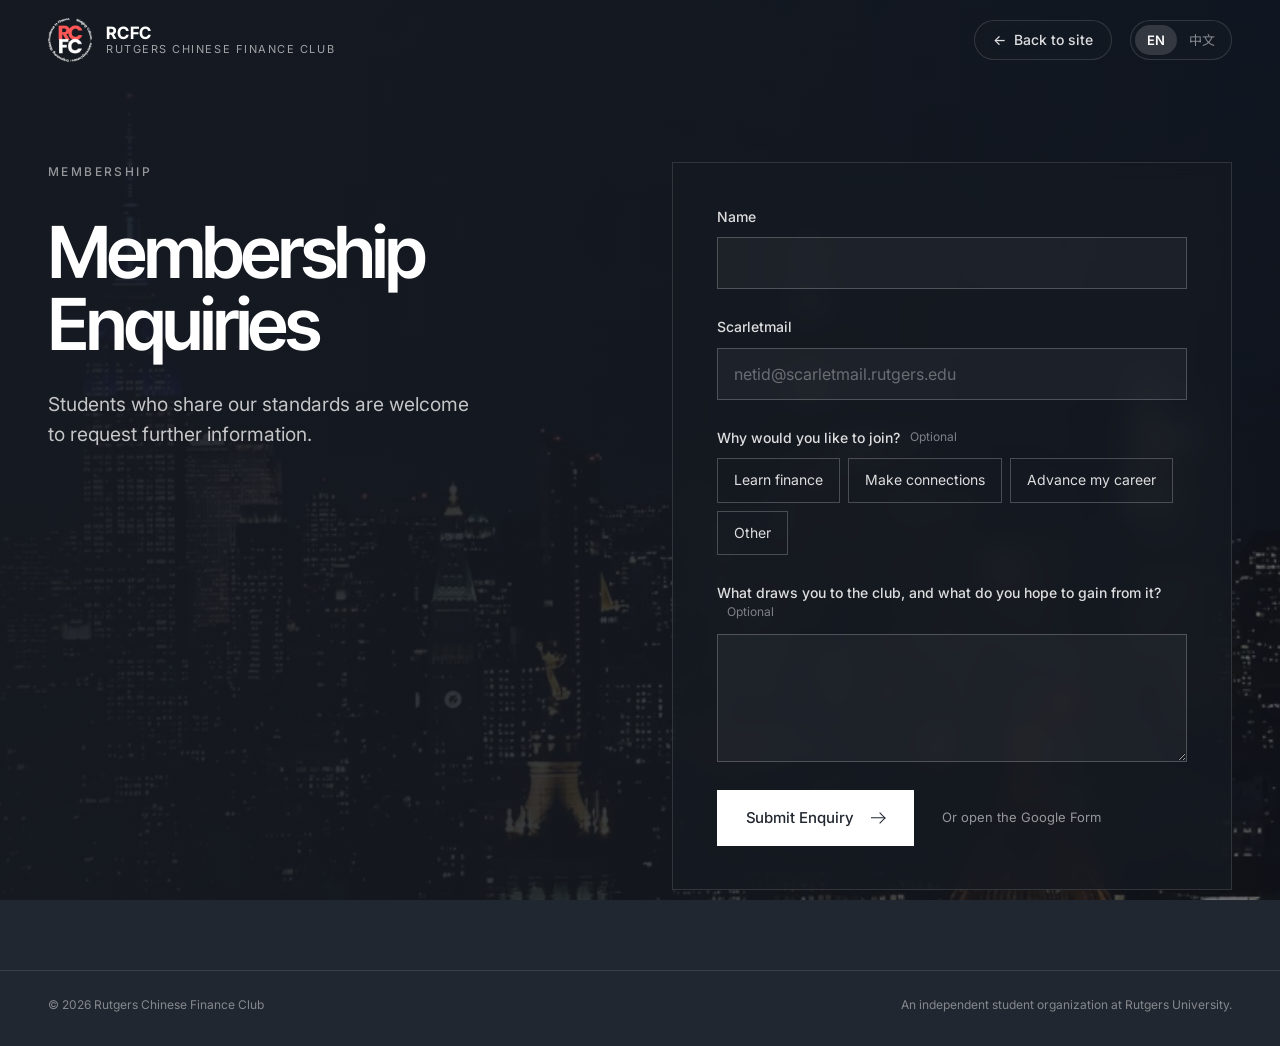
<file: apply.html>
<!doctype html>
<html lang="en">
<head>
  <meta charset="utf-8">
  <meta name="viewport" content="width=device-width, initial-scale=1">
  <title data-i18n="apply.metaTitle">Membership Enquiries — RCFC</title>
  <meta name="description" content="Membership enquiries for the Rutgers Chinese Finance Club.">
  <meta name="theme-color" content="#212730">
  <script>
    /* Hide reveal targets before first paint so they don't flash and then fade in. */
    try {
      if (!matchMedia("(prefers-reduced-motion: reduce)").matches && "IntersectionObserver" in window) document.documentElement.classList.add("js-motion");
    } catch (e) {}
  </script>
  <link rel="icon" type="image/png" href="assets/mark.png">
  <link rel="preconnect" href="https://fonts.googleapis.com">
  <link rel="preconnect" href="https://fonts.gstatic.com" crossorigin>
  <link href="https://fonts.googleapis.com/css2?family=Inter+Tight:wght@500;600;700&family=Inter:wght@400;500;600&family=Noto+Sans+SC:wght@400;500;700&display=swap" rel="stylesheet">
  <link rel="stylesheet" href="styles.css">
</head>
<body class="page-apply">
  <a class="skip" href="#main" data-i18n="a11y.skip">Skip to content</a>

  <!-- A standalone page: logo, a way back, and the language switch. No section menu. -->
  <header class="nav nav--page">
    <div class="nav__inner wrap">
      <a class="brand" href="./" data-i18n-attr="aria-label:a11y.home" aria-label="RCFC — home">
        <img class="brand__mark" src="assets/logo-badge.png" width="44" height="44" alt="">
        <span class="brand__text">
          <span class="brand__name">RCFC</span>
          <span class="brand__sub" data-i18n="brand.sub">Rutgers Chinese Finance Club</span>
        </span>
      </a>

      <div class="nav__tools">
        <a class="nav__back" href="./"><span data-i18n="apply.back">Back to site</span></a>
        <div class="lang" role="group" data-i18n-attr="aria-label:a11y.lang" aria-label="Language">
          <button class="lang__btn" type="button" data-lang="en" aria-pressed="true">EN</button>
          <button class="lang__btn" type="button" data-lang="zh" aria-pressed="false">中文</button>
        </div>
      </div>
    </div>
  </header>

  <main id="main" class="applypage">
    <div class="applypage__media" aria-hidden="true"><img src="assets/photos/skyline.webp"
      srcset="assets/photos/skyline-800.webp 800w, assets/photos/skyline.webp 1600w"
      sizes="(max-width: 980px) 100vw, 50vw" alt=""></div>

    <div class="wrap applypage__body">
      <div class="applypage__intro reveal">
        <p class="sec-label sec-label--light"><span data-i18n="nav.membership">Membership</span></p>
        <h1 class="applypage__title" data-i18n="membership.title">Membership Enquiries</h1>
        <p class="applypage__line" data-i18n="membership.line">Students who share our standards are welcome to request further information.</p>
      </div>

      <!-- Posts to the club's Google Form. Field names are that form's entry IDs; option values must match its choices exactly. -->
      <div class="apply reveal" id="apply">
        <form class="apply__form" action="https://docs.google.com/forms/d/e/1FAIpQLSejjOl4pe0uux4EFgA-422cIIHpvoisIeId5vv1sS0zmfvwCQ/formResponse" method="post">
          <div class="field">
            <label class="field__label" for="apply-name"><span data-i18n="apply.name">Name</span></label>
            <input class="field__input" id="apply-name" name="entry.1506871634" type="text" autocomplete="name" maxlength="120" required aria-describedby="apply-name-err">
            <p class="field__err" id="apply-name-err" data-i18n="apply.errName" hidden>Please enter your name.</p>
          </div>

          <div class="field">
            <label class="field__label" for="apply-email"><span data-i18n="apply.email">Scarletmail</span></label>
            <input class="field__input" id="apply-email" name="entry.147453066" type="email" autocomplete="email" inputmode="email" maxlength="200" placeholder="netid@scarletmail.rutgers.edu" required aria-describedby="apply-email-err">
            <p class="field__err" id="apply-email-err" data-i18n="apply.errEmail" hidden>Please enter a valid email address.</p>
          </div>

          <fieldset class="field">
            <legend class="field__label"><span data-i18n="apply.why">Why would you like to join?</span><span class="field__opt" data-i18n="apply.optional">Optional</span></legend>
            <div class="chips">
              <label class="chip"><input type="radio" name="entry.1576637996" value="学习金融知识 Learning"><span data-i18n="apply.why1">Learn finance</span></label>
              <label class="chip"><input type="radio" name="entry.1576637996" value="结交各路朋友 Connection"><span data-i18n="apply.why2">Make connections</span></label>
              <label class="chip"><input type="radio" name="entry.1576637996" value="赋能职业道路 Network"><span data-i18n="apply.why3">Advance my career</span></label>
              <label class="chip"><input type="radio" name="entry.1576637996" value="__other_option__"><span data-i18n="apply.whyOther">Other</span></label>
            </div>
            <input class="field__input" id="apply-other" name="entry.1576637996.other_option_response" type="text" maxlength="300" hidden data-i18n-attr="placeholder:apply.otherPh;aria-label:apply.otherLabel" placeholder="Tell us more" aria-label="Other reason" aria-describedby="apply-other-err">
            <p class="field__err" id="apply-other-err" data-i18n="apply.errOther" hidden>Please tell us your reason.</p>
          </fieldset>

          <div class="field">
            <label class="field__label" for="apply-note"><span data-i18n="apply.note">What draws you to the club, and what do you hope to gain from it?</span><span class="field__opt" data-i18n="apply.optional">Optional</span></label>
            <textarea class="field__input field__area" id="apply-note" name="entry.2071656823" rows="4" maxlength="2000"></textarea>
          </div>

          <!-- Spam trap: hidden from people, filled in by bots. -->
          <div class="apply__hp" aria-hidden="true">
            <label>Leave this field empty <input type="text" name="website" tabindex="-1" autocomplete="off"></label>
          </div>

          <p class="apply__fail" data-i18n="apply.failed" role="alert" hidden>Your enquiry could not be sent. Please check your connection and try again, or use the Google Form below.</p>

          <div class="apply__foot">
            <button class="btn btn--light apply__submit" type="submit">
              <span class="apply__idle" data-i18n="apply.submit">Submit Enquiry</span>
              <span class="apply__busy" data-i18n="apply.sending" hidden>Sending…</span>
              <i class="arrow" aria-hidden="true"></i>
            </button>
            <a class="apply__alt" href="https://docs.google.com/forms/d/e/1FAIpQLSejjOl4pe0uux4EFgA-422cIIHpvoisIeId5vv1sS0zmfvwCQ/viewform?usp=header" target="_blank" rel="noopener" data-i18n="apply.alt">Or open the Google Form</a>
          </div>
        </form>

        <div class="apply__done" tabindex="-1" hidden>
          <span class="apply__done-dash" aria-hidden="true"></span>
          <p class="apply__done-t" data-i18n="apply.doneTitle">Thank you. Your enquiry has been submitted.</p>
          <p class="apply__done-d" data-i18n="apply.doneBody">We will be in touch at your Scarletmail address.</p>
          <a class="link link--light apply__home" href="./"><span data-i18n="apply.back">Back to site</span></a>
        </div>
      </div>
    </div>

    <p class="wrap applypage__base">
      <span>© 2026 Rutgers Chinese Finance Club</span>
      <span data-i18n="footer.disclaimer">An independent student organization at Rutgers University.</span>
    </p>
  </main>

  <script src="main.js"></script>
</body>
</html>
</file>
<file: styles.css>
/* RCFC — rebrand preview
   Built around the wordmark: geometric sans, navy #212730 (the logo's own
   background, so the PNG edges vanish), coral #FF5757 used only as a spark. */

:root {
  --navy: #212730;
  --navy-deep: #161A21;
  --navy-line: rgba(255, 255, 255, 0.12);
  --paper: #F4F2EE;
  --white: #FFFFFF;
  --ink: #161A21;
  --ink-2: #4A505B;
  --ink-3: #7C818B;
  --line: rgba(22, 26, 33, 0.12);
  --coral: #FF5757;
  --up: #3DBE8B;
  --down: #FF6B6B;

  --display: "Inter Tight", "Inter", "Noto Sans SC", system-ui, sans-serif;
  --sans: "Inter", "Noto Sans SC", system-ui, -apple-system, sans-serif;

  --wrap: 1280px;
  --gutter: clamp(20px, 4vw, 48px);
  --sec: clamp(96px, 12vw, 168px);
  /* Starts with inertia, settles long — mass, not snap */
  --ease: cubic-bezier(.33, 0, .12, 1);
  --tick-h: 68px;
}


*, *::before, *::after { box-sizing: border-box; }
html { scroll-behavior: smooth; -webkit-text-size-adjust: 100%; }
body {
  margin: 0;
  background: var(--paper);
  color: var(--ink);
  font-family: var(--sans);
  font-size: 17px;
  line-height: 1.6;
  -webkit-font-smoothing: antialiased;
  text-rendering: optimizeLegibility;
  overflow-x: hidden;
}
img { display: block; max-width: 100%; }
a { color: inherit; text-decoration: none; }
h1, h2, h3, p, ol, ul, dl, dd, figure { margin: 0; padding: 0; }
ol, ul { list-style: none; }
button { font: inherit; color: inherit; background: none; border: 0; cursor: pointer; }
:focus-visible { outline: 2px solid var(--coral); outline-offset: 3px; }

.wrap { width: 100%; max-width: var(--wrap); margin: 0 auto; padding: 0 var(--gutter); }

.skip {
  position: absolute; left: 16px; top: -60px; z-index: 100;
  background: var(--white); color: var(--ink); padding: 10px 16px; font-size: 14px;
}
.skip:focus { top: 16px; }

/* ---------- Type primitives ---------- */
.eyebrow, .sec-label {
  display: flex; align-items: center; gap: 14px;
  font-family: var(--sans);
  font-size: 12px; font-weight: 500;
  letter-spacing: .2em; text-transform: uppercase;
}
.eyebrow { color: rgba(255,255,255,.78); }
.eyebrow__dash { width: 28px; height: 2px; background: var(--coral); }

.sec-label { color: var(--ink-3); margin-bottom: 36px; }
.sec-label--light { color: rgba(255,255,255,.55); }
.sec-num {
  font-family: var(--display); font-weight: 600; letter-spacing: .04em;
  color: var(--coral);
}
.sec-num::after {
  content: ""; display: inline-block; width: 40px; height: 1px;
  background: currentColor; opacity: .5; vertical-align: middle; margin-left: 14px;
}

.statement {
  font-family: var(--display);
  font-weight: 600;
  font-size: clamp(34px, 4.6vw, 64px);
  line-height: 1.04;
  letter-spacing: -0.035em;
  max-width: 17ch;
  text-wrap: balance;
}
.statement [lang="zh-Hans"] { letter-spacing: -0.01em; line-height: 1.2; max-width: 16em; }
.statement--light { color: var(--white); }

.h2 {
  font-family: var(--display); font-weight: 600;
  font-size: clamp(30px, 3.2vw, 44px); line-height: 1.08; letter-spacing: -0.03em;
  text-wrap: balance;
}
.h2 [lang="zh-Hans"] { letter-spacing: 0; line-height: 1.25; }

.lead { font-size: clamp(19px, 1.6vw, 22px); line-height: 1.55; color: var(--ink); letter-spacing: -0.01em; }
.body { color: var(--ink-2); margin-top: 20px; max-width: 60ch; }

/* ---------- Buttons ---------- */
.btn {
  display: inline-flex; align-items: center; gap: 18px;
  height: 56px; padding: 0 28px;
  font-size: 15px; font-weight: 500; letter-spacing: -0.005em;
  border: 1px solid transparent;
  transition: background .4s var(--ease), color .4s var(--ease);
}
.btn--light { background: var(--white); color: var(--navy); }
.btn--light:hover { background: var(--coral); color: var(--white); }
.arrow {
  width: 14px; height: 14px; position: relative; flex: none;
}
.arrow::before {
  content: ""; position: absolute; left: 0; right: 1px; top: 50%; height: 1.5px;
  background: currentColor; transform: translateY(-50%);
}
.arrow::after {
  content: ""; position: absolute; right: 1px; top: 50%; width: 8px; height: 8px;
  border-top: 1.5px solid currentColor; border-right: 1.5px solid currentColor;
  transform: translateY(-50%) rotate(45deg);
}

.link {
  display: inline-flex; align-items: center; gap: 10px;
  font-size: 15px; font-weight: 500;
  padding-bottom: 6px;
  background: linear-gradient(currentColor, currentColor) 0 100% / 100% 1px no-repeat;
  transition: background-size .35s var(--ease);
}
.link::after { content: "→"; transition: transform .3s var(--ease); }
.link:hover::after { transform: translateX(2px); }
.link--light { color: var(--white); }

/* ---------- Nav ---------- */
.nav {
  position: fixed; inset: 0 0 auto 0; z-index: 50;
  color: var(--white);
  transition: background .35s var(--ease), border-color .35s var(--ease);
  border-bottom: 1px solid transparent;
}
.nav.is-scrolled, .nav.is-open {
  background: rgba(33, 39, 48, .96);
  backdrop-filter: saturate(140%) blur(10px);
  -webkit-backdrop-filter: saturate(140%) blur(10px);
  border-bottom-color: var(--navy-line);
}
.nav__inner { display: flex; align-items: center; justify-content: space-between; height: 80px; gap: 24px; }

.brand { display: flex; align-items: center; gap: 14px; }
.brand__mark { width: 44px; height: 44px; }
.brand__text { display: flex; flex-direction: column; line-height: 1.15; }
.brand__name { font-family: "Inter Tight", sans-serif; font-weight: 700; font-size: 17px; letter-spacing: .02em; }
.brand__sub { font-size: 11px; letter-spacing: .14em; text-transform: uppercase; color: rgba(255,255,255,.6); }

.menu { display: flex; align-items: center; gap: 36px; font-size: 14px; font-weight: 500; }
.menu a { position: relative; color: rgba(255,255,255,.82); transition: color .2s; }
.menu a:hover { color: var(--white); }
.menu a:not(.menu__cta)::after {
  content: ""; position: absolute; left: 0; right: 0; bottom: -6px; height: 1px;
  background: var(--coral); transform: scaleX(0); transform-origin: left;
  transition: transform .3s var(--ease);
}
.menu a:not(.menu__cta):hover::after { transform: scaleX(1); }
.menu__cta {
  color: var(--white) !important;
  padding: 10px 18px; border: 1px solid rgba(255,255,255,.4);
  transition: background .25s, border-color .25s, color .25s;
}
.menu__cta:hover { background: var(--white); color: var(--navy) !important; border-color: var(--white); }

.nav__tools { display: flex; align-items: center; gap: 18px; }
.lang { display: flex; align-items: center; font-size: 13px; }
.lang__btn { padding: 6px 8px; color: rgba(255,255,255,.5); transition: color .2s; }
.lang__btn[aria-pressed="true"] { color: var(--white); font-weight: 600; }
.lang__btn + .lang__btn { border-left: 1px solid rgba(255,255,255,.25); }

.menu-toggle { display: none; width: 40px; height: 40px; position: relative; }
.menu-toggle span {
  position: absolute; left: 10px; right: 10px; height: 1.5px; background: currentColor;
  transition: transform .3s var(--ease), top .3s var(--ease);
}
.menu-toggle span:first-child { top: 16px; }
.menu-toggle span:last-child { top: 23px; }
.menu-toggle[aria-expanded="true"] span:first-child { top: 19.5px; transform: rotate(45deg); }
.menu-toggle[aria-expanded="true"] span:last-child { top: 19.5px; transform: rotate(-45deg); }

/* Pill nav (desktop): capsule menu with a rising fill and rolling label;
   once scrolled, the brand slips out to the left and the capsule glides to centre. */
.menu__dot { display: none; }
@media (min-width: 1081px) {
  .nav.is-scrolled {
    background: transparent; border-bottom-color: transparent;
    backdrop-filter: none; -webkit-backdrop-filter: none;
  }
  .brand { transition: transform .8s var(--ease), opacity .6s var(--ease), visibility 0s linear 0s; }
  .nav.is-scrolled .brand {
    transform: translateX(-56px); opacity: 0; visibility: hidden; pointer-events: none;
    transition: transform .8s var(--ease), opacity .6s var(--ease), visibility 0s linear .8s;
  }

  .menu {
    position: relative; gap: 2px; padding: 4px; border-radius: 999px;
    background: rgba(22, 26, 33, .5); border: 1px solid rgba(255, 255, 255, .14);
    backdrop-filter: saturate(140%) blur(12px); -webkit-backdrop-filter: saturate(140%) blur(12px);
    transition: transform .8s var(--ease), background .35s var(--ease), box-shadow .35s var(--ease);
  }
  .nav.is-scrolled .menu {
    transform: translateX(var(--menu-x, 0px));
    background: rgba(22, 26, 33, .86);
    box-shadow: 0 12px 32px -14px rgba(0, 0, 0, .5);
  }
  .menu a {
    display: block; height: 38px; line-height: 38px; padding: 0 18px;
    border-radius: 999px; overflow: hidden; isolation: isolate;
    color: rgba(255, 255, 255, .86);
  }
  .menu a.is-active { color: var(--white); }
  /* Fill: a circle rises from below the pill. */
  .menu a::before {
    content: ""; position: absolute; z-index: -1; left: 50%; bottom: 0;
    width: max(130%, 120px); aspect-ratio: 1; border-radius: 50%;
    background: var(--white);
    transform: translate(-50%, 100%) scale(.5);
    transition: transform .5s var(--ease);
  }
  .menu a:hover::before, .menu a:focus-visible::before { transform: translate(-50%, 34%) scale(1); }
  /* Label roll: the label slides up and its shadow copy (in the fill colour's ink) slides in. */
  .menu a > .i18n {
    text-shadow: 0 38px 0 var(--navy);
    transition: opacity .18s ease, transform .5s var(--ease);
  }
  .menu a:hover > .i18n, .menu a:focus-visible > .i18n { transform: translateY(-38px); }
  .menu a:not(.menu__cta)::after { display: none; }

  .menu__cta {
    padding: 0 20px; border: 0; margin-left: 4px;
    background: var(--white); color: var(--navy) !important;
  }
  .menu__cta:hover { background: var(--white); }
  .menu__cta::before { background: var(--coral) !important; }
  .menu__cta > .i18n { text-shadow: 0 38px 0 var(--white) !important; }

  .menu__dot {
    display: block; position: absolute; left: 0; bottom: -11px;
    width: 6px; height: 6px; border-radius: 50%; background: var(--coral);
    opacity: 0; pointer-events: none;
    transform: translateX(var(--dot-x, 0px));
    transition: transform .55s var(--ease), opacity .3s var(--ease);
  }
  .menu__dot.is-on { opacity: 1; }

  .lang {
    padding: 4px; border-radius: 999px;
    background: rgba(22, 26, 33, .5); border: 1px solid rgba(255, 255, 255, .14);
    backdrop-filter: saturate(140%) blur(12px); -webkit-backdrop-filter: saturate(140%) blur(12px);
    transition: background .35s var(--ease);
  }
  .nav.is-scrolled .lang { background: rgba(22, 26, 33, .86); }
  .lang__btn { height: 30px; padding: 0 12px; border-radius: 999px; }
  .lang__btn + .lang__btn { border-left: 0; }
  .lang__btn[aria-pressed="true"] { background: rgba(255, 255, 255, .14); }
}

/* ---------- Hero ---------- */
.hero {
  /* First screen = hero + ticker; everything below scales with viewport height so the ticker sits on the fold. */
  position: relative; min-height: calc(100vh - var(--tick-h)); min-height: calc(100svh - var(--tick-h));
  display: flex; flex-direction: column; justify-content: flex-end;
  color: var(--white); background: var(--navy);
}
.hero:has(+ .ticker[hidden]) { min-height: 100vh; min-height: 100svh; }
.hero__media { position: absolute; inset: 0; overflow: hidden; }
.hero__media img {
  width: 100%; height: 100%; object-fit: cover; object-position: center 60%;
  transform: scale(1.06); animation: heroZoom 18s var(--ease) forwards;
}
.hero__media::after {
  content: ""; position: absolute; inset: 0;
  background:
    linear-gradient(90deg, rgba(22,26,33,.92) 0%, rgba(22,26,33,.7) 42%, rgba(22,26,33,.25) 100%),
    linear-gradient(0deg, rgba(22,26,33,.95) 0%, rgba(22,26,33,0) 45%);
}
@keyframes heroZoom { to { transform: scale(1); } }

/* Opening shot: the city fills the screen zoomed in, then the camera pulls back into the page.
   .intro = start frame, .intro-run = the pull-back, .intro-played = settled (no idle zoom afterwards). */
.intro .hero__media img { animation: none; transform: scale(1.35); filter: brightness(1.15) saturate(1.05); }
.intro .hero__media::after { opacity: 0; }
.intro .nav, .intro .ticker__viewport { opacity: 0; }
/* During the opening the photo runs under the (transparent) ticker band, so the whole screen is city. */
.hero:has(+ .ticker:not([hidden])) .hero__media { bottom: calc(-1 * var(--tick-h)); }
.intro .ticker { background: transparent; border-top-color: transparent; }
.intro-played .hero__media img { animation: none; transform: none; }
.intro-run .hero__media img { transition: transform 1.6s cubic-bezier(.22, .61, .2, 1), filter 1.1s var(--ease) .4s; }
.intro-run .hero__media::after { transition: opacity 1.1s var(--ease) .4s; }
.intro-run .nav { transition: opacity .7s var(--ease) 1.2s, background .35s var(--ease), border-color .35s var(--ease); }
.intro-run .ticker__viewport { transition: opacity .7s var(--ease) 1.3s; }
.intro-run .ticker { transition: background-color 1.1s var(--ease) .4s, border-color 1.1s var(--ease) .4s; }
/* Skipped by the visitor: same path, much faster. */
.intro-fast .hero__media img { transition-duration: .7s, .5s; transition-delay: 0s, 0s; }
.intro-fast .hero__media::after { transition-duration: .5s; transition-delay: 0s; }
.intro-fast .nav, .intro-fast .ticker__viewport, .intro-fast .ticker { transition-delay: .3s; }

.hero__body { position: relative; padding-top: clamp(92px, 14svh, 160px); padding-bottom: clamp(28px, 5svh, 72px); }
.hero__title {
  margin-top: clamp(14px, 3svh, 32px);
  font-family: var(--display); font-weight: 600;
  font-size: clamp(44px, min(9.4vw, 12svh), 148px);
  line-height: .94; letter-spacing: -0.05em;
}
.hero__title > span { display: block; }
.hero__accent { color: rgba(255,255,255,.42); }
.hero__title [lang="zh-Hans"] { letter-spacing: 0; line-height: 1.12; font-weight: 700; font-size: clamp(40px, min(8vw, 11svh), 120px); }

.hero__foot {
  margin-top: clamp(22px, 5svh, 56px);
  display: flex; align-items: flex-end; justify-content: space-between; gap: 40px; flex-wrap: wrap;
}
.hero__lead { font-size: clamp(18px, 1.5vw, 21px); line-height: 1.55; color: rgba(255,255,255,.78); }
.hero__lead [lang="en"] { max-width: 46ch; }
.hero__lead [lang="zh-Hans"] { max-width: 24em; }
.hero__ctas { display: flex; align-items: center; gap: 32px; flex-wrap: wrap; }
@media (min-width: 761px) and (max-height: 700px) {
  .hero__title { font-size: clamp(44px, min(9.4vw, 11svh), 148px); }
  .hero__title [lang="zh-Hans"] { font-size: clamp(40px, min(8vw, 10svh), 120px); }
  .hero__lead { font-size: 17px; }
  .hero__foot { margin-top: 20px; }
}

/* ---------- Live ticker ---------- */
.ticker {
  position: relative; display: flex; align-items: stretch;
  background: var(--navy-deep); color: var(--white);
  border-top: 1px solid var(--navy-line);
  height: var(--tick-h); overflow: hidden;
}
.ticker[hidden] { display: none; }
.ticker__viewport {
  flex: 1; overflow: hidden;
  -webkit-mask-image: linear-gradient(90deg, transparent 0, #000 80px, #000 calc(100% - 80px), transparent 100%);
          mask-image: linear-gradient(90deg, transparent 0, #000 80px, #000 calc(100% - 80px), transparent 100%);
}
.ticker__track {
  display: flex; align-items: center; height: 100%; width: max-content;
  animation: tick var(--tick-dur, 70s) linear infinite;
}
.ticker:hover .ticker__track { animation-play-state: paused; }
@keyframes tick { to { transform: translateX(-50%); } }

.tk {
  display: flex; align-items: center; gap: 12px;
  padding: 0 30px; height: 100%;
  border-right: 1px solid var(--navy-line);
  white-space: nowrap;
  font-variant-numeric: tabular-nums;
}
.tk__logo {
  width: 30px; height: 30px; flex: none; border-radius: 6px;
  background: var(--white); padding: 4px; object-fit: contain;
}
.tk__spark { flex: none; overflow: visible; }
.tk__spark polyline { fill: none; stroke-width: 1.4; stroke-linejoin: round; stroke-linecap: round; }
.tk__spark.is-up polyline { stroke: var(--up); }
.tk__spark.is-down polyline { stroke: var(--down); }
.tk__spark .tk__area { stroke: none; opacity: .14; }
.tk__spark.is-up .tk__area { fill: var(--up); }
.tk__spark.is-down .tk__area { fill: var(--down); }
.tk__name { font-size: 14px; font-weight: 600; letter-spacing: -0.005em; }
.tk__sym { font-size: 11px; letter-spacing: .08em; color: rgba(255,255,255,.45); margin-left: -4px; }
.tk__px { font-size: 14px; font-weight: 500; color: rgba(255,255,255,.92); }
.tk__chg { font-size: 13px; font-weight: 500; }
.tk__chg.is-up { color: var(--up); }
.tk__chg.is-down { color: var(--down); }
.tk__chg.is-flat { color: rgba(255,255,255,.5); }
.tk.flash-up .tk__px { animation: flashUp 1.8s var(--ease); }
.tk.flash-down .tk__px { animation: flashDown 1.8s var(--ease); }
@keyframes flashUp { 0%, 30% { color: var(--up); } 100% { color: rgba(255,255,255,.92); } }
@keyframes flashDown { 0%, 30% { color: var(--down); } 100% { color: rgba(255,255,255,.92); } }

/* ---------- Sections ---------- */
.section { padding: var(--sec) 0; }

/* 01 Club */
.club { background: var(--paper); }
.sec-head { margin-bottom: clamp(56px, 7vw, 96px); }
.club__grid {
  display: grid; grid-template-columns: 5fr 7fr; gap: clamp(40px, 6vw, 96px); align-items: start;
}
.club__text { padding-top: 8px; }
.club__quote {
  margin-top: 48px; padding-top: 28px; border-top: 1px solid var(--line);
  font-family: var(--display); font-weight: 500; font-size: 20px; letter-spacing: -0.015em;
  color: var(--ink);
}
.club__quote::before { content: ""; display: block; width: 28px; height: 2px; background: var(--coral); margin-bottom: 20px; }

.cities { display: grid; grid-template-columns: 1fr 1fr; gap: 20px; }
.city--offset { margin-top: 72px; }
.city__img { aspect-ratio: 4 / 5; overflow: hidden; background: var(--navy); }
.city__img img {
  width: 100%; height: 100%; object-fit: cover;
  filter: saturate(.85) contrast(1.05);
  transition: transform 1.2s var(--ease);
}
.city:hover .city__img img { transform: scale(1.025); }
.city figcaption {
  display: flex; justify-content: space-between; align-items: baseline;
  padding-top: 14px; margin-top: 14px; border-top: 1px solid var(--line);
  font-size: 13px; font-weight: 600; letter-spacing: .14em; text-transform: uppercase;
}
.city__co { font-weight: 400; color: var(--ink-3); letter-spacing: .06em; font-variant-numeric: tabular-nums; }

/* 02 Programs: scroll chapter */
.chapter { position: relative; background: var(--navy-deep); color: var(--white); }
.chapter__stage { position: relative; overflow: hidden; padding: var(--sec) 0; }
.chapter__top { display: flex; align-items: center; justify-content: space-between; }
.chapter__top .sec-label { margin-bottom: 0; }
.chapter__count { font-family: var(--display); font-size: 13px; letter-spacing: .14em; color: rgba(255,255,255,.4); }
.chapter__count b { color: var(--white); font-weight: 600; display: inline-block; min-width: 2.2ch; text-align: right; }
.chapter__words { display: none; }
.chapter__body { display: grid; grid-template-columns: minmax(0, 1fr) minmax(0, 1fr); gap: clamp(32px, 6vw, 96px); align-items: center; margin-top: 56px; }
.chapter__copy { display: grid; gap: 48px; }
.chapter__h {
  font-family: var(--display); font-weight: 600;
  font-size: clamp(36px, 4.4vw, 64px); line-height: 1.04; letter-spacing: -0.035em; max-width: 12ch; text-wrap: balance;
}
.chapter__h [lang="zh-Hans"] { letter-spacing: 0; line-height: 1.2; }
.chapter__no { display: block; font-family: var(--display); font-weight: 600; font-size: 15px; letter-spacing: .04em; color: var(--coral); margin-bottom: 18px; }
.chapter__t { font-family: var(--display); font-weight: 600; font-size: clamp(30px, 3.4vw, 48px); line-height: 1.08; letter-spacing: -0.03em; }
.chapter__t [lang="zh-Hans"] { letter-spacing: 0; }
.chapter__d { margin-top: 18px; color: rgba(255,255,255,.64); max-width: 46ch; }
.chapter__media { aspect-ratio: 4 / 5; overflow: hidden; background: var(--navy); }
.chapter__chart { display: block; width: 100%; height: 100%; }
.chapter__bottom { display: none; }

/* Motion mode: pinned stage, panels stacked in one cell and driven by JS */
.chapter.is-motion { height: 360svh; }
.chapter.is-motion .chapter__stage {
  position: sticky; top: 0; height: 100svh; padding: 0;
  display: grid; grid-template-rows: auto 1fr auto; padding-top: 104px; padding-bottom: 32px;
}
.chapter.is-motion .chapter__body { margin-top: 0; height: 100%; min-height: 0; }
.chapter.is-motion .chapter__copy { display: grid; gap: 0; }
.chapter.is-motion .chapter__panel { grid-area: 1 / 1; }
.chapter.is-motion .chapter__panel > * { will-change: opacity, transform; }
.chapter.is-motion .chapter__media {
  aspect-ratio: auto; height: min(68svh, 640px); align-self: center;
  clip-path: inset(calc((1 - var(--media, 0)) * 14%) calc((1 - var(--media, 0)) * 10%));
}
.chapter.is-motion .chapter__words {
  display: block; position: absolute; inset: 0; pointer-events: none; user-select: none; z-index: 0;
}
.chapter__word {
  position: absolute; left: 4%; bottom: 7%; opacity: 0;
  font-family: var(--display); font-weight: 600; font-size: clamp(120px, 15vw, 240px);
  line-height: 1; letter-spacing: -0.06em; color: rgba(255,255,255,.045); white-space: nowrap;
}
.chapter__word [lang="zh-Hans"] { letter-spacing: 0; }
.chapter.is-motion .chapter__top, .chapter.is-motion .chapter__body, .chapter.is-motion .chapter__bottom { position: relative; z-index: 1; }
.chapter.is-motion .chapter__bottom { display: flex; align-items: center; justify-content: space-between; gap: 32px; }
.chapter__progress { flex: 1; max-width: 320px; height: 1px; background: rgba(255,255,255,.14); overflow: hidden; }
.chapter__progress i { display: block; height: 100%; background: var(--white); transform-origin: left; transform: scaleX(var(--p, 0)); }
.chapter__steps { display: flex; gap: 28px; }
.chapter__steps button {
  display: inline-flex; align-items: center; gap: 10px; padding: 6px 0;
  font-size: 12px; letter-spacing: .14em; text-transform: uppercase; color: rgba(255,255,255,.42);
  transition: color .4s var(--ease);
}
.chapter__steps button:hover, .chapter__steps button[aria-current] { color: var(--white); }
.chapter__dot { width: 6px; height: 6px; border-radius: 50%; background: currentColor; opacity: .5; transition: transform .4s var(--ease), opacity .4s, background .4s; }
.chapter__steps button[aria-current] .chapter__dot { background: var(--coral); opacity: 1; transform: scale(1.5); }

@media (max-width: 899px) {
  .chapter__body { grid-template-columns: 1fr; }
  .chapter__media { aspect-ratio: 16 / 10; order: -1; }
  .chapter__copy { gap: 40px; }
}
/* Narrow screens keep the pinned chapter: photo on top, copy below */
@media (max-width: 899px) {
  .chapter.is-motion .chapter__stage { padding-top: 88px; padding-bottom: 20px; }
  .chapter.is-motion .chapter__body { grid-template-rows: auto 1fr; align-content: start; gap: 28px; padding-top: 24px; }
  .chapter.is-motion .chapter__media { height: 34svh; width: 100%; }
  .chapter.is-motion .chapter__copy { align-self: start; }
  .chapter__h { font-size: clamp(32px, 8vw, 44px); }
  .chapter__t { font-size: clamp(26px, 6.6vw, 34px); }
  .chapter__d { font-size: 15px; }
  .chapter__word { font-size: clamp(88px, 24vw, 140px); bottom: 12%; }
  .chapter__steps { gap: 16px; }
  .chapter__steps button { font-size: 10px; letter-spacing: .1em; }
  .chapter__progress { max-width: 80px; }
}

/* 03 Events */
.events { background: var(--navy); color: var(--white); }
.events__head { margin-bottom: clamp(48px, 6vw, 88px); }
.events__grid { display: grid; grid-template-columns: 1.6fr 1fr; grid-template-rows: auto auto; gap: 20px; }
.event { margin: 0; position: relative; overflow: hidden; background: var(--navy-line); }
.event--wide { grid-row: span 2; }
.event__img { position: absolute; inset: 0; }
.event:not(.event--wide) { aspect-ratio: 4 / 3; }
.event--wide { min-height: 100%; }
.event__img img { display: block; width: 100%; height: 100%; object-fit: cover; transform: scale(1.03); transition: transform 1.2s var(--ease); }
.event:hover .event__img img { transform: scale(1.055); }
.event::after {
  content: ""; position: absolute; inset: 0; pointer-events: none;
  background: linear-gradient(to top, rgba(10,16,30,.88) 0%, rgba(10,16,30,.55) 38%, rgba(10,16,30,.12) 70%, rgba(10,16,30,0) 100%);
}
.event figcaption {
  position: absolute; left: 0; right: 0; bottom: 0; z-index: 1;
  display: grid; gap: 6px; padding: clamp(20px, 2.4vw, 36px);
}
.event figcaption::before { content: ""; width: 32px; height: 2px; background: var(--coral); margin-bottom: 8px; }
.event__date { font-size: 12px; letter-spacing: .12em; text-transform: uppercase; color: rgba(255,255,255,.7); }
.event__t { font-family: var(--display); font-weight: 600; font-size: clamp(22px, 2vw, 30px); letter-spacing: -0.02em; color: #fff; }
.event--wide .event__t { font-size: clamp(28px, 3vw, 44px); }
.event__d { color: rgba(255,255,255,.8); font-size: 15px; max-width: 46ch; }
@media (max-width: 760px) {
  .events__grid { grid-template-columns: 1fr; }
  .event--wide { grid-row: auto; min-height: 0; aspect-ratio: 4 / 3; }
  .event:not(.event--wide) .event__d { display: none; }
}

/* 04 Leadership */
.leadership { background: var(--paper); }
/* Executive board: every officer gets the same card */
.eboard { margin-top: clamp(56px, 7vw, 96px); }
.eboard__title {
  font-size: 12px; font-weight: 600; letter-spacing: .2em; text-transform: uppercase; color: var(--ink-3);
}
.eboard__grid {
  list-style: none; margin: 20px 0 0; padding: 0;
  display: grid; grid-template-columns: repeat(4, minmax(0, 1fr));
  border-top: 1px solid var(--ink);
}
.officer { padding: 24px 24px 28px 0; border-bottom: 1px solid var(--line); }
.officer + .officer { padding-left: 24px; border-left: 1px solid var(--line); }
.officer:nth-child(4n+1) { padding-left: 0; border-left: 0; }
/* Roles stay quiet: coral is the site's spark, eight of them is a string of lights */
.officer__role {
  font-size: 11px; font-weight: 600; letter-spacing: .16em; text-transform: uppercase; color: var(--ink-3);
}
.officer__name {
  margin-top: 10px; font-family: var(--display); font-weight: 600;
  font-size: 22px; line-height: 1.2; letter-spacing: -0.015em;
}
.officer__name a { color: inherit; text-decoration: none; border-bottom: 1px solid var(--line); transition: border-color .2s; }
.officer__name a:hover { border-bottom-color: var(--coral); }
.officer__name a.officer__link { border-bottom: 0; display: inline-flex; align-items: center; gap: 8px; transition: color .2s; }
.officer__link svg { color: var(--ink-3); transition: color .2s; flex: none; }
.officer__name a.officer__link:hover, .officer__name a.officer__link:focus-visible { color: #0a66c2; }
.officer__link:hover svg, .officer__link:focus-visible svg { color: #0a66c2; }
@media (max-width: 1080px) {
  .eboard__grid { grid-template-columns: repeat(2, 1fr); }
  .officer:nth-child(even) { padding-left: 24px; border-left: 1px solid var(--line); }
  .officer:nth-child(odd) { padding-left: 0; border-left: 0; }
}
@media (max-width: 760px) {
  .officer, .officer + .officer { padding: 18px 12px 20px 0; }
  .officer:nth-child(even) { padding-left: 16px; }
  .officer__name { font-size: 17px; }
}

/* 05 Membership */
.membership {
  position: relative; overflow: hidden; color: var(--white); background: var(--navy);
  padding: clamp(120px, 15vw, 200px) 0;
}
.membership__media { position: absolute; inset: 0; overflow: hidden; }
.membership__media img { width: 100%; height: 100%; object-fit: cover; }
.membership__media::after {
  content: ""; position: absolute; inset: 0;
  background: linear-gradient(90deg, rgba(22,26,33,.94) 0%, rgba(22,26,33,.78) 55%, rgba(22,26,33,.5) 100%);
}
.membership__body { position: relative; }
.membership__title {
  font-family: var(--display); font-weight: 600;
  font-size: clamp(44px, 6.4vw, 96px); line-height: 1; letter-spacing: -0.045em;
  max-width: 12ch;
}
.membership__title [lang="zh-Hans"] { letter-spacing: 0; line-height: 1.15; }
.membership__line { margin: 28px 0 44px; font-size: clamp(18px, 1.5vw, 21px); color: rgba(255,255,255,.75); max-width: 40ch; }

/* ---------- Membership enquiry page (apply.html) ---------- */
.page-apply { background: var(--navy-deep); }
/* No section menu here, so the brand stays put when scrolled (the home page slides it out). */
.nav--page.is-scrolled .brand { transform: none !important; opacity: 1 !important; visibility: visible !important; pointer-events: auto !important; }
/* "Back" is a capsule matching the language switch beside it. */
.nav__back {
  display: inline-flex; align-items: center; gap: 8px; height: 40px; padding: 0 18px;
  border-radius: 999px; font-size: 14px; font-weight: 500; color: rgba(255,255,255,.86);
  background: rgba(22, 26, 33, .5); border: 1px solid rgba(255, 255, 255, .14);
  -webkit-backdrop-filter: saturate(140%) blur(12px); backdrop-filter: saturate(140%) blur(12px);
  transition: background-color .25s var(--ease), color .25s var(--ease);
}
.nav__back::before { content: "←"; transition: transform .3s var(--ease); }
.nav__back:hover { background: var(--white); color: var(--navy); }
.nav__back:hover::before { transform: translateX(-3px); }

.applypage {
  position: relative; min-height: 100vh; min-height: 100svh;
  display: flex; flex-direction: column;
  color: var(--white); background: var(--navy);
}
.applypage__media { position: fixed; inset: 0; }
.applypage__media img { width: 100%; height: 100%; object-fit: cover; }
.applypage__media::after {
  content: ""; position: absolute; inset: 0;
  background: linear-gradient(90deg, rgba(22,26,33,.95) 0%, rgba(22,26,33,.84) 50%, rgba(22,26,33,.62) 100%);
}
.applypage__body {
  position: relative; flex: 1;
  display: grid; grid-template-columns: minmax(0, 1fr) minmax(0, 560px);
  gap: clamp(48px, 7vw, 112px); align-items: start;
  padding-top: clamp(128px, 18vh, 200px); padding-bottom: 80px;
}
.applypage__intro { position: sticky; top: 140px; }
.applypage__title {
  font-family: var(--display); font-weight: 600;
  font-size: clamp(44px, 5.6vw, 88px); line-height: 1; letter-spacing: -0.045em;
  max-width: 11ch;
}
.applypage__title [lang="zh-Hans"] { letter-spacing: 0; line-height: 1.15; }
.applypage__line { margin-top: 28px; font-size: clamp(18px, 1.5vw, 21px); color: rgba(255,255,255,.75); max-width: 36ch; }
.applypage__base {
  position: relative; display: flex; flex-wrap: wrap; gap: 8px 32px; justify-content: space-between;
  padding-top: 24px; padding-bottom: 32px; border-top: 1px solid var(--navy-line);
  font-size: 12px; color: rgba(255,255,255,.45);
}

/* The enquiry form posts to the club's Google Form (see main.js). */
.apply {
  position: relative;
  background: rgba(22, 26, 33, .74);
  border: 1px solid var(--navy-line);
  -webkit-backdrop-filter: blur(14px) saturate(140%); backdrop-filter: blur(14px) saturate(140%);
  padding: clamp(28px, 3.4vw, 48px);
}
.apply [hidden] { display: none !important; }
.apply__form { display: grid; gap: 28px; }
.field { display: grid; gap: 10px; min-width: 0; margin: 0; padding: 0; border: 0; }
.field__label { padding: 0; font-size: 14px; font-weight: 500; line-height: 1.45; color: rgba(255,255,255,.86); }
legend.field__label { margin-bottom: 10px; } /* a legend sits outside the fieldset's grid gap */
.field__opt { margin-left: 10px; font-size: 12px; font-weight: 400; color: rgba(255,255,255,.45); }
.field__input {
  width: 100%; margin: 0; border-radius: 0; -webkit-appearance: none; appearance: none;
  font: inherit; font-size: 16px; line-height: 1.4; color: var(--white);
  background: rgba(255,255,255,.04);
  border: 1px solid rgba(255,255,255,.22);
  padding: 14px 16px;
  transition: border-color .2s, background-color .2s;
}
.field__input::placeholder { color: rgba(255,255,255,.34); }
.field__input:hover { border-color: rgba(255,255,255,.42); }
.field__input:focus { outline: none; border-color: var(--white); background: rgba(255,255,255,.07); }
.field__input[aria-invalid="true"] { border-color: var(--coral); }
.field__input:-webkit-autofill {
  -webkit-text-fill-color: var(--white); caret-color: var(--white);
  -webkit-box-shadow: 0 0 0 1000px #262C36 inset; transition: background-color 9999s;
}
.field__area { min-height: 128px; resize: vertical; }
.field__err { font-size: 13px; color: var(--coral); }

.chips { display: flex; flex-wrap: wrap; gap: 8px; }
.chip {
  position: relative; display: inline-flex; align-items: center; min-height: 44px; padding: 10px 16px;
  font-size: 14px; color: rgba(255,255,255,.86); cursor: pointer;
  border: 1px solid rgba(255,255,255,.22);
  transition: background-color .25s var(--ease), color .25s var(--ease), border-color .25s var(--ease);
}
.chip input { position: absolute; inset: 0; width: 100%; height: 100%; margin: 0; opacity: 0; cursor: pointer; }
.chip:hover { border-color: rgba(255,255,255,.5); color: var(--white); }
.chip:has(input:checked) { background: var(--white); border-color: var(--white); color: var(--navy); }
.chip:has(input:focus-visible) { outline: 2px solid var(--coral); outline-offset: 3px; }

.apply__hp { position: absolute; left: -9999px; width: 1px; height: 1px; overflow: hidden; }
.apply__fail { font-size: 14px; color: var(--coral); }
.apply__foot { display: flex; flex-wrap: wrap; align-items: center; gap: 16px 28px; }
.apply__submit[disabled] { opacity: .65; cursor: progress; }
.apply__alt {
  font-size: 13px; color: rgba(255,255,255,.55);
  text-decoration: underline; text-underline-offset: 3px; text-decoration-color: rgba(255,255,255,.28);
  transition: color .2s;
}
.apply__alt:hover { color: var(--white); }

.apply__done:focus { outline: none; }
.apply__done-dash { display: block; width: 28px; height: 2px; background: var(--coral); margin-bottom: 24px; }
.apply__done-t { font-family: var(--display); font-weight: 600; font-size: clamp(26px, 2.4vw, 34px); line-height: 1.2; letter-spacing: -0.02em; }
.apply__done-t [lang="zh-Hans"] { letter-spacing: 0; }
.apply__done-d { margin-top: 14px; color: rgba(255,255,255,.72); }
.apply__home { margin-top: 32px; }

@media (max-width: 1080px) {
  .applypage__body { grid-template-columns: minmax(0, 1fr); gap: 40px; padding-top: 120px; }
  .applypage__intro { position: static; }
}
@media (max-width: 760px) {
  .applypage__body { padding-top: 100px; padding-bottom: 48px; }
  .applypage__title { font-size: clamp(40px, 11vw, 56px); }
  .apply { padding: 24px 20px 28px; margin: 0 calc(-1 * var(--gutter) + 8px); }
  .apply__submit { width: 100%; justify-content: space-between; }
  .nav--page .nav__tools { gap: 10px; }
  .nav__back { height: 36px; padding: 0 14px; font-size: 13px; }
}

/* ---------- Footer ---------- */
.footer { background: var(--navy); color: var(--white); padding-top: 80px; border-top: 1px solid var(--navy-line); }
.footer__grid { display: grid; grid-template-columns: 2fr 1fr 1fr; gap: 48px; padding-bottom: 64px; }
.footer__brand { display: flex; align-items: center; gap: 24px; }
.footer__brand img { width: 120px; height: 120px; flex: none; }
.footer__name { font-family: var(--display); font-weight: 600; font-size: 20px; letter-spacing: -0.015em; }
.footer__zh { margin-top: 4px; font-family: "Noto Sans SC", sans-serif; font-size: 15px; color: rgba(255,255,255,.7); }
.footer__uni { margin-top: 12px; font-size: 13px; color: rgba(255,255,255,.5); }
.footer__col { display: flex; flex-direction: column; gap: 14px; font-size: 14px; padding-top: 8px; }
.footer__col a { color: rgba(255,255,255,.7); width: fit-content; transition: color .2s; }
.footer__col a:hover { color: var(--white); }
.footer__base {
  display: flex; flex-wrap: wrap; gap: 8px 32px; justify-content: space-between;
  padding-top: 24px; padding-bottom: 32px; border-top: 1px solid var(--navy-line);
  font-size: 12px; color: rgba(255,255,255,.45);
}

/* ---------- Scroll motion ----------
   --fx (0-1) is each [data-fx] block's progress through the screen, set by main.js.
   --amp scales every movement: 1 desktop, ~.5 touch / low-power, 0 reduced motion
   (and 0 before the script runs, so nothing is ever left offset). Only translate,
   scale and opacity are animated; the separate properties compose with the
   existing intro and hover transforms instead of overriding them. */
:root { --amp: 0; }
[data-fx] { --fx: .5; }
[data-fx].fx-on img { will-change: translate, scale; }

/* Hero: copy lifts and fades as the page scrolls away, the city drifts slower behind it */
.hero[data-fx="exit"] { --fx: 0; }
.hero__body { translate: 0 calc(var(--fx) * -96px * var(--amp)); opacity: calc(1 - var(--fx) * 1.15 * min(1, var(--amp) * 4)); }
.hero__media { translate: 0 calc(var(--fx) * 14% * var(--amp)); }

/* Section headings drift sideways a little as they pass */
.sec-head .statement, .events__head .statement, .statement[data-fx] {
  translate: calc((.5 - var(--fx)) * 56px * var(--amp)) 0;
}

/* New York and Shanghai move in opposite directions: the two markets, side by side */
.cities .city__img img { scale: calc(1 + .16 * var(--amp)); translate: 0 calc((var(--fx) - .5) * -16% * var(--amp)); }
.cities .city--offset .city__img img { translate: 0 calc((var(--fx) - .5) * 16% * var(--amp)); }
.cities .city--offset { translate: 0 calc((.5 - var(--fx)) * 48px * var(--amp)); }

/* Event photos parallax inside their frames; the small cards travel at different speeds */
.events__grid .event__img img { translate: 0 calc((var(--fx) - .5) * -10% * var(--amp)); scale: calc(1 + .1 * var(--amp)); }
.events__grid .event:nth-child(2) { translate: 0 calc((.5 - var(--fx)) * 36px * var(--amp)); }
.events__grid .event:nth-child(3) { translate: 0 calc((.5 - var(--fx)) * 72px * var(--amp)); }

/* Membership: the skyline pulls back as the section arrives, the copy rises over it */
.membership__media img { scale: calc(1 + max(0, .62 - var(--fx)) * .32 * var(--amp)); }
.membership__body { translate: 0 calc((.5 - var(--fx)) * 64px * var(--amp)); }

/* Executive board: officers arrive one after another */
.js-motion .eboard .officer { opacity: 0; transform: translateY(12px); transition: opacity .9s var(--ease), transform .9s var(--ease); }
.js-motion .eboard.is-in .officer { opacity: 1; transform: none; }
.js-motion .eboard.is-in .officer:nth-child(2) { transition-delay: .06s; }
.js-motion .eboard.is-in .officer:nth-child(3) { transition-delay: .12s; }
.js-motion .eboard.is-in .officer:nth-child(4) { transition-delay: .18s; }
.js-motion .eboard.is-in .officer:nth-child(5) { transition-delay: .24s; }
.js-motion .eboard.is-in .officer:nth-child(6) { transition-delay: .30s; }
.js-motion .eboard.is-in .officer:nth-child(7) { transition-delay: .36s; }
.js-motion .eboard.is-in .officer:nth-child(8) { transition-delay: .42s; }

/* Ticker only animates while on screen */
.ticker.is-away .ticker__track { animation-play-state: paused; }

/* Touch devices: no hover zooms (they stick after a tap) */
@media (hover: none) {
  .city:hover .city__img img, .event:hover .event__img img { transform: none; }
}

/* ---------- Material & craft ----------
   Flat navy reads as fill; a whisper of film grain makes it read as material.
   One static SVG tile, no animation, no paint cost beyond a composited layer. */
.events, .footer { position: relative; }
.hero::after, .chapter::after, .events::after, .membership::after, .footer::after {
  content: ""; position: absolute; inset: 0; z-index: 3; pointer-events: none;
  background-image: url("data:image/svg+xml,%3Csvg xmlns='http://www.w3.org/2000/svg' width='140' height='140'%3E%3Cfilter id='n'%3E%3CfeTurbulence type='fractalNoise' baseFrequency='.85' numOctaves='2' stitchTiles='stitch'/%3E%3CfeColorMatrix type='saturate' values='0'/%3E%3C/filter%3E%3Crect width='140' height='140' filter='url(%23n)'/%3E%3C/svg%3E");
  opacity: .045;
}

/* Photos get a hairline inner frame, like mounted prints */
.city__img { position: relative; }
.city__img::after {
  content: ""; position: absolute; inset: 0;
  border: 1px solid rgba(255, 255, 255, .14); pointer-events: none;
}
.event::before {
  content: ""; position: absolute; inset: 0; z-index: 2;
  border: 1px solid rgba(255, 255, 255, .10); pointer-events: none;
}

/* Prices and counters align like a terminal, not a paragraph */
.ticker { font-variant-numeric: tabular-nums; }
.chapter__count { font-variant-numeric: tabular-nums; }

::selection { background: var(--coral); color: var(--white); }

/* ---------- Reveal ---------- */
.js-motion .reveal { opacity: 0; transform: translateY(16px); transition: opacity 1.1s var(--ease), transform 1.1s var(--ease); }
.js-motion .reveal.is-in { opacity: 1; transform: none; }

/* ---------- Responsive ---------- */
@media (max-width: 1080px) {
  .menu {
    position: fixed; inset: 80px 0 auto 0;
    flex-direction: column; align-items: flex-start; gap: 0;
    background: var(--navy); padding: 8px var(--gutter) 28px;
    border-bottom: 1px solid var(--navy-line);
    transform: translateY(-12px); opacity: 0; visibility: hidden;
    transition: opacity .3s var(--ease), transform .3s var(--ease), visibility .3s;
  }
  .nav.is-open .menu { transform: none; opacity: 1; visibility: visible; }
  .menu a { width: 100%; padding: 16px 0; font-size: 17px; border-bottom: 1px solid var(--navy-line); }
  .menu a:not(.menu__cta)::after { display: none; }
  .menu__cta { margin-top: 20px; width: auto !important; text-align: center; }
  .menu-toggle { display: block; }

  .club__grid { grid-template-columns: 1fr; }
}

@media (max-width: 760px) {
  body { font-size: 16px; }
  .nav__inner { height: 68px; }
  .menu { inset: 68px 0 auto 0; }
  .brand__sub { display: none; }
  .brand__mark { width: 38px; height: 38px; }

  .hero__body { padding-top: clamp(96px, 14svh, 120px); padding-bottom: clamp(24px, 4svh, 48px); }
  .hero__foot { margin-top: clamp(20px, 4svh, 40px); }
  .hero__ctas { gap: 24px; flex-direction: column; align-items: flex-start; }
  .btn { height: 52px; padding: 0 22px; font-size: 14px; }
            
  :root { --tick-h: 60px; }
  .tk { padding: 0 20px; gap: 10px; }
  .tk__logo { width: 26px; height: 26px; }
  .tk__spark { width: 48px; height: 18px; }

  .cities { gap: 12px; }
  .city--offset { margin-top: 40px; }
  .city figcaption { font-size: 11px; letter-spacing: .1em; }



  .footer__grid { grid-template-columns: 1fr 1fr; }
  .footer__brand { grid-column: 1 / -1; }
  .footer__brand img { width: 88px; height: 88px; }
  .footer__base { flex-direction: column; }
}

/* Touch / low-power devices skip the idle hero zoom along with the opening shot */
[data-motion="lite"] .hero__media img { animation: none; transform: none; }

@media (prefers-reduced-motion: reduce) {
  html { scroll-behavior: auto; }
  .hero__media img { animation: none; transform: none; }
  .ticker__track { animation: none; }
  .ticker__viewport { overflow-x: auto; }
  *, *::before, *::after { transition-duration: .01ms !important; }
}

/* i18n: both languages occupy the same cell; the inactive one is invisible but keeps its space */
.i18n { display: grid; }
.i18n--inline { display: inline-grid; max-width: 100%; vertical-align: top; }
.i18n--inline > .is-off { display: none; }
.i18n > span { grid-area: 1 / 1; }
.i18n > span { transition: opacity .45s var(--ease), visibility 0s linear 0s; }
.i18n > .is-off { visibility: hidden; opacity: 0; transition: opacity .45s var(--ease), visibility 0s linear .45s; }
.i18n--inline, .tk__name { transition: opacity .18s ease; }
.lang-out .i18n--inline, .lang-out .tk__name { opacity: 0; }
.i18n > [lang="zh-Hans"] { font-family: "Noto Sans SC", "Inter", system-ui, sans-serif; }
</file>
